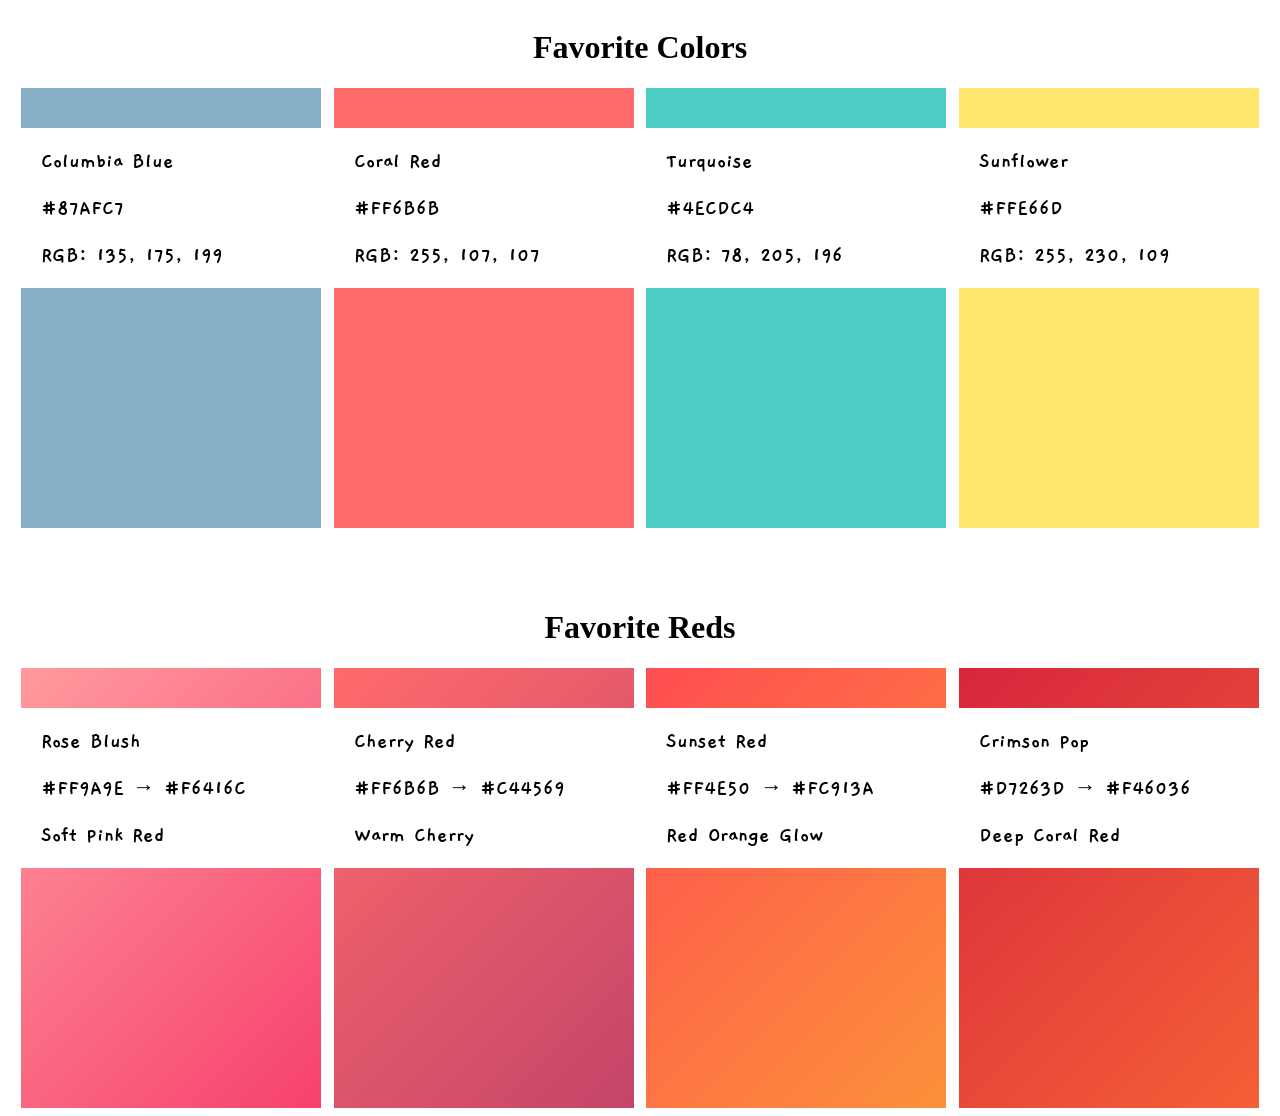
<file: Personal Color/index.html>
<!doctype html>
<html lang="en">
  <head>
    <meta charset="UTF-8" />
    <meta name="viewport" content="width=device-width, initial-scale=1.0" />
    <title>Favorite Colors</title>

    <link
      href="https://fonts.googleapis.com/css2?family=Gaegu:wght@400;700&display=swap"
      rel="stylesheet"
    />

    <link rel="stylesheet" href="style.css" />
  </head>

  <body>
    <div class="container">
      <h1>Favorite Colors</h1>

      <div class="color_container">
        <div class="color_main" style="background-color: #87afc7">
          <div class="color_info">
            <span>Columbia Blue</span>
            <span>#87AFC7</span>
            <span>RGB: 135, 175, 199</span>
          </div>
        </div>

        <div class="color_main" style="background-color: #ff6b6b">
          <div class="color_info">
            <span>Coral Red</span>
            <span>#FF6B6B</span>
            <span>RGB: 255, 107, 107</span>
          </div>
        </div>

        <div class="color_main" style="background-color: #4ecdc4">
          <div class="color_info">
            <span>Turquoise</span>
            <span>#4ECDC4</span>
            <span>RGB: 78, 205, 196</span>
          </div>
        </div>

        <div class="color_main" style="background-color: #ffe66d">
          <div class="color_info">
            <span>Sunflower</span>
            <span>#FFE66D</span>
            <span>RGB: 255, 230, 109</span>
          </div>
        </div>
      </div>

      <h1>Favorite Reds</h1>

      <div class="red_container">
        <div
          class="red_main"
          style="background: linear-gradient(135deg, #ff9a9e, #f6416c)"
        >
          <div class="color_info">
            <span>Rose Blush</span>
            <span>#FF9A9E → #F6416C</span>
            <span>Soft Pink Red</span>
          </div>
        </div>

        <div
          class="red_main"
          style="background: linear-gradient(135deg, #ff6b6b, #c44569)"
        >
          <div class="color_info">
            <span>Cherry Red</span>
            <span>#FF6B6B → #C44569</span>
            <span>Warm Cherry</span>
          </div>
        </div>

        <div
          class="red_main"
          style="background: linear-gradient(135deg, #ff4e50, #fc913a)"
        >
          <div class="color_info">
            <span>Sunset Red</span>
            <span>#FF4E50 → #FC913A</span>
            <span>Red Orange Glow</span>
          </div>
        </div>

        <div
          class="red_main"
          style="background: linear-gradient(135deg, #d7263d, #f46036)"
        >
          <div class="color_info">
            <span>Crimson Pop</span>
            <span>#D7263D → #F46036</span>
            <span>Deep Coral Red</span>
          </div>
        </div>
      </div>
    </div>
  </body>
</html>
</file>
<file: Personal Color/style.css>
.container {
  width: 100%;
  display: flex;
  flex-direction: column;
  align-items: center;
}

.color_container {
  display: flex;
  justify-content: space-evenly;
  width: 100%;
  margin-bottom: 60px;
}

.red_container {
  display: flex;
  justify-content: space-evenly;
  width: 100%;
}

.color_main,
.red_main {
  width: 300px;
  height: 400px;
  padding-top: 40px;
}

.color_info {
  background-color: white;
  width: 100%;
  height: 40%;
  display: flex;
  flex-direction: column;
  justify-content: space-evenly;
}

.color_info span {
  font-family: "Gaegu", cursive;
  margin-left: 20px;
  font-size: 22px;
  font-weight: 700;
}
</file>
